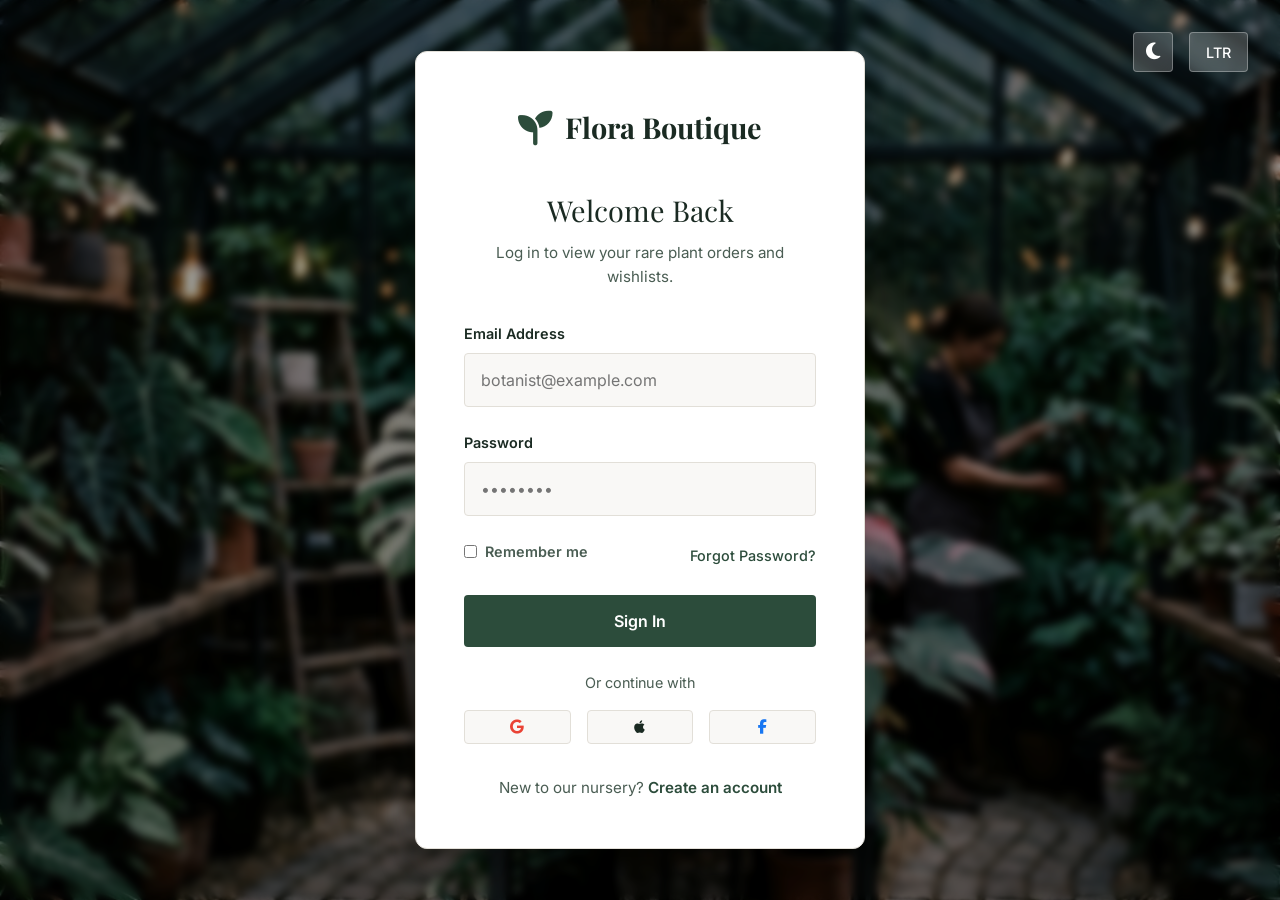
<file: login.html>
<!DOCTYPE html>
<html lang="en" dir="ltr" data-theme="light">

<head>
    <meta charset="UTF-8">
    <link rel="icon" type="image/svg+xml" href="logo.svg">
    <meta name="viewport" content="width=device-width, initial-scale=1.0">
    <title>Login | Exotic Houseplant Nursery</title>
    <meta name="description" content="Log in to access your Rare Flora Boutique account.">
    <link rel="preconnect" href="https://fonts.googleapis.com">
    <link rel="preconnect" href="https://fonts.gstatic.com" crossorigin>
    <link href="https://fonts.googleapis.com/css2?family=Inter:wght@300;400;500;600;700&family=Playfair+Display:ital,wght@0,400;0,500;0,600;0,700;1,400&display=swap" rel="stylesheet">
    <link rel="stylesheet" href="https://cdnjs.cloudflare.com/ajax/libs/font-awesome/6.4.0/css/all.min.css">
    <link rel="stylesheet" href="style.css">
</head>

<body>
    <!-- Full-screen Auth Layout -->
    <div class="auth-page" style="background-image: url('login_bg.png');">
        
        <!-- Action Toggles -->
        <div class="auth-toggles">
            <button id="theme-toggle" class="icon-btn auth-toggle-btn" aria-label="Toggle dark mode">
                <span class="icon light-icon"><i class="fa-solid fa-moon"></i></span>
                <span class="icon dark-icon"><i class="fa-solid fa-sun"></i></span>
            </button>
            <button id="dir-toggle" class="control-btn auth-toggle-btn" aria-label="Toggle Direction">LTR</button>
        </div>
        
        <!-- Glassmorphic Panel -->
        <div class="auth-panel">

            <a href="index.html" class="auth-logo">
                <span class="logo-icon"><i class="fa-solid fa-seedling"></i></span>
                <span class="logo-text">Flora Boutique</span>
            </a>
            
            <div class="auth-header">
                <h2>Welcome Back</h2>
                <p>Log in to view your rare plant orders and wishlists.</p>
            </div>

            <form class="auth-form" action="index.html" method="GET">
                <div class="form-group">
                    <label for="email">Email Address</label>
                    <input type="email" id="email" class="form-control" placeholder="botanist@example.com" required style="width: 100%; padding: 1rem; border: 1px solid var(--border-color); background-color: var(--bg-primary); color: var(--text-primary); border-radius: 4px; font-family: 'Inter', sans-serif;">
                </div>
                
                <div class="form-group">
                    <label for="password">Password</label>
                    <input type="password" id="password" class="form-control" placeholder="••••••••" required style="width: 100%; padding: 1rem; border: 1px solid var(--border-color); background-color: var(--bg-primary); color: var(--text-primary); border-radius: 4px; font-family: 'Inter', sans-serif;">
                </div>

                <div class="auth-options">
                    <label>
                        <input type="checkbox" style="accent-color: var(--accent-color);"> Remember me
                    </label>
                    <a href="#">Forgot Password?</a>
                </div>

                <button type="submit" class="auth-btn">Sign In</button>
            </form>

            <div class="social-login" style="text-align: center; margin-top: 1.5rem;">
                <p style="color: var(--text-secondary); font-size: 0.9rem; margin-bottom: 1rem;">Or continue with</p>
                <div style="display: flex; justify-content: center; gap: 1rem;">
                    <button type="button" class="btn btn-outline-dark" style="flex: 1; padding: 0.5rem; background: var(--bg-primary); border: 1px solid var(--border-color); color: var(--text-primary);"><i class="fa-brands fa-google" style="color: #ea4335;"></i></button>
                    <button type="button" class="btn btn-outline-dark" style="flex: 1; padding: 0.5rem; background: var(--bg-primary); border: 1px solid var(--border-color); color: var(--text-primary);"><i class="fa-brands fa-apple"></i></button>
                    <button type="button" class="btn btn-outline-dark" style="flex: 1; padding: 0.5rem; background: var(--bg-primary); border: 1px solid var(--border-color); color: var(--text-primary);"><i class="fa-brands fa-facebook-f" style="color: #1877f2;"></i></button>
                </div>
            </div>

            <div class="auth-footer">
                <p>New to our nursery? <a href="signup.html">Create an account</a></p>
            </div>
        </div>
    </div>

    <!-- Script initialization -->
    <script src="script.js"></script>
</body>
</html>
</file>
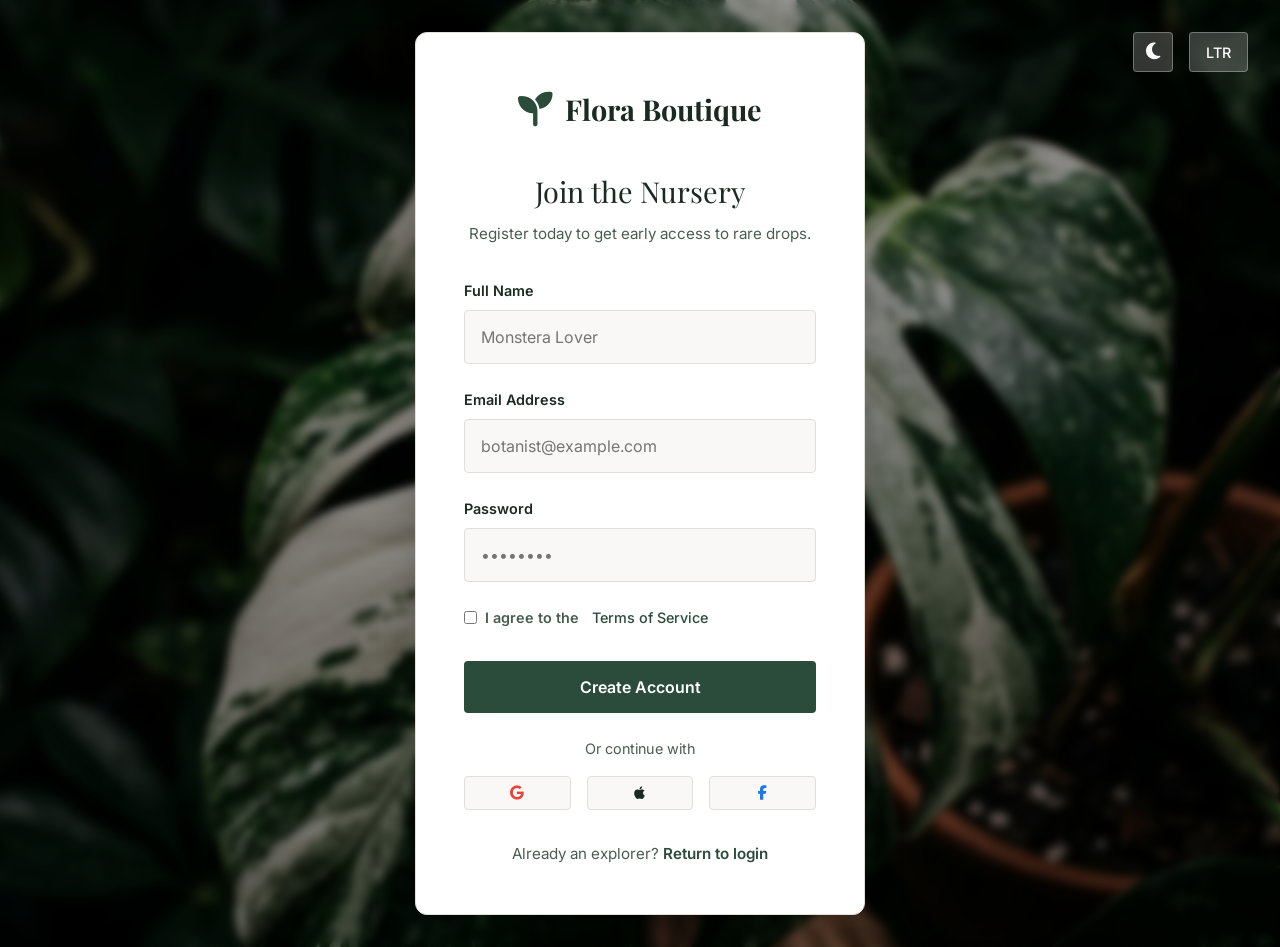
<file: signup.html>
<!DOCTYPE html>
<html lang="en" dir="ltr" data-theme="light">

<head>
    <meta charset="UTF-8">
    <link rel="icon" type="image/svg+xml" href="logo.svg">
    <meta name="viewport" content="width=device-width, initial-scale=1.0">
    <title>Sign Up | Exotic Houseplant Nursery</title>
    <meta name="description" content="Create a new account at Rare Flora Boutique.">
    <link rel="preconnect" href="https://fonts.googleapis.com">
    <link rel="preconnect" href="https://fonts.gstatic.com" crossorigin>
    <link href="https://fonts.googleapis.com/css2?family=Inter:wght@300;400;500;600;700&family=Playfair+Display:ital,wght@0,400;0,500;0,600;0,700;1,400&display=swap" rel="stylesheet">
    <link rel="stylesheet" href="https://cdnjs.cloudflare.com/ajax/libs/font-awesome/6.4.0/css/all.min.css">
    <link rel="stylesheet" href="style.css">
</head>

<body>
    <!-- Full-screen Auth Layout -->
    <div class="auth-page" style="background-image: url('signup_bg.png');">
        
        <!-- Action Toggles -->
        <div class="auth-toggles">
            <button id="theme-toggle" class="icon-btn auth-toggle-btn" aria-label="Toggle dark mode">
                <span class="icon light-icon"><i class="fa-solid fa-moon"></i></span>
                <span class="icon dark-icon"><i class="fa-solid fa-sun"></i></span>
            </button>
            <button id="dir-toggle" class="control-btn auth-toggle-btn" aria-label="Toggle Direction">LTR</button>
        </div>
        
        <!-- Glassmorphic Panel -->
        <div class="auth-panel">

            <a href="index.html" class="auth-logo">
                <span class="logo-icon"><i class="fa-solid fa-seedling"></i></span>
                <span class="logo-text">Flora Boutique</span>
            </a>
            
            <div class="auth-header">
                <h2>Join the Nursery</h2>
                <p>Register today to get early access to rare drops.</p>
            </div>

            <form class="auth-form" action="index.html" method="GET">
                <div class="form-group">
                    <label for="name">Full Name</label>
                    <input type="text" id="name" class="form-control" placeholder="Monstera Lover" required style="width: 100%; padding: 1rem; border: 1px solid var(--border-color); background-color: var(--bg-primary); color: var(--text-primary); border-radius: 4px; font-family: 'Inter', sans-serif;">
                </div>

                <div class="form-group">
                    <label for="email">Email Address</label>
                    <input type="email" id="email" class="form-control" placeholder="botanist@example.com" required style="width: 100%; padding: 1rem; border: 1px solid var(--border-color); background-color: var(--bg-primary); color: var(--text-primary); border-radius: 4px; font-family: 'Inter', sans-serif;">
                </div>
                
                <div class="form-group">
                    <label for="password">Password</label>
                    <input type="password" id="password" class="form-control" placeholder="••••••••" required style="width: 100%; padding: 1rem; border: 1px solid var(--border-color); background-color: var(--bg-primary); color: var(--text-primary); border-radius: 4px; font-family: 'Inter', sans-serif;">
                </div>

                <div class="auth-options" style="justify-content: flex-start;">
                    <label>
                        <input type="checkbox" style="accent-color: var(--accent-color);" required> 
                        I agree to the <a href="#" style="margin-left: 0.3rem;">Terms of Service</a>
                    </label>
                </div>

                <button type="submit" class="auth-btn">Create Account</button>
            </form>

            <div class="social-login" style="text-align: center; margin-top: 1.5rem;">
                <p style="color: var(--text-secondary); font-size: 0.9rem; margin-bottom: 1rem;">Or continue with</p>
                <div style="display: flex; justify-content: center; gap: 1rem;">
                    <button type="button" class="btn btn-outline-dark" style="flex: 1; padding: 0.5rem; background: var(--bg-primary); border: 1px solid var(--border-color); color: var(--text-primary);"><i class="fa-brands fa-google" style="color: #ea4335;"></i></button>
                    <button type="button" class="btn btn-outline-dark" style="flex: 1; padding: 0.5rem; background: var(--bg-primary); border: 1px solid var(--border-color); color: var(--text-primary);"><i class="fa-brands fa-apple"></i></button>
                    <button type="button" class="btn btn-outline-dark" style="flex: 1; padding: 0.5rem; background: var(--bg-primary); border: 1px solid var(--border-color); color: var(--text-primary);"><i class="fa-brands fa-facebook-f" style="color: #1877f2;"></i></button>
                </div>
            </div>

            <div class="auth-footer">
                <p>Already an explorer? <a href="login.html">Return to login</a></p>
            </div>
        </div>
    </div>

    <!-- Script initialization -->
    <script src="script.js"></script>
</body>
</html>
</file>
<file: style.css>
:root[data-theme="light"] {
    --bg-primary: #f9f8f6; /* Cream/off-white */
    --bg-secondary: #f0eee9;
    --text-primary: #1a2a22; /* Dark green/charcoal */
    --text-secondary: #4a5d53;
    --accent-color: #2c4c3b; /* Deep emerald */
    --accent-hover: #1e3629;
    --border-color: #e2dfd8;
    --shadow: 0 10px 30px rgba(0,0,0,0.05);
    --card-bg: #ffffff;
    --hero-overlay: rgba(249, 248, 246, 0.85);
    --text-glow: rgba(255, 255, 255, 0.8);
}

:root[data-theme="dark"] {
    --bg-primary: #121614; /* Very dark green/grey */
    --bg-secondary: #1a201c;
    --text-primary: #e6e8e6; /* Soft off-white */
    --text-secondary: #a0afa6;
    --accent-color: #79a38a; /* Soft sage */
    --accent-hover: #98bea6;
    --border-color: #2c3630;
    --shadow: 0 10px 30px rgba(0,0,0,0.3);
    --card-bg: #1e2621;
    --hero-overlay: rgba(18, 22, 20, 0.6);
    --text-glow: rgba(0, 0, 0, 0.8);
}

* {
    margin: 0;
    padding: 0;
    box-sizing: border-box;
}

body {
    font-family: 'Inter', sans-serif;
    background-color: var(--bg-primary);
    color: var(--text-primary);
    line-height: 1.6;
    transition: background-color 0.4s ease, color 0.4s ease;
    overflow-x: hidden;
}

h1, h2, h3, h4, h5, h6, .logo a, .footer-logo {
    font-family: 'Playfair Display', serif;
    font-weight: 400;
}

a {
    text-decoration: none;
    color: inherit;
    transition: color 0.3s ease;
}

/* Header */
.header {
    display: flex;
    justify-content: space-between;
    align-items: center;
    padding: 1.5rem 5%;
    background-color: var(--bg-primary);
    border-bottom: 1px solid var(--border-color);
    position: sticky;
    top: 0;
    z-index: 1000;
    transition: background-color 0.4s ease, border-color 0.4s ease;
}

.logo a {
    display: flex;
    align-items: center;
    gap: 0.8rem;
    font-size: 1.5rem;
    font-weight: 700;
    letter-spacing: 0.5px;
    color: var(--text-primary);
    white-space: nowrap;
}

.logo-icon, .brand-icon {
    color: var(--accent-color);
    font-size: 1.2em;
}

.brand-logo {
    height: 40px;
    width: auto;
    object-fit: contain;
    transition: filter 0.4s ease;
}

[data-theme="dark"] .brand-logo {
    filter: invert(1) hue-rotate(180deg);
}

.main-nav .nav-links {
    list-style: none;
    display: flex;
    gap: 2rem;
}

.nav-links li a {
    font-size: 0.95rem;
    font-weight: 500;
    color: var(--text-secondary);
}

.nav-links li a:hover,
.nav-links li a.active {
    color: var(--accent-color);
}

.nav-links li a.active {
    font-weight: 700;
    border-bottom: 2px solid var(--accent-color);
    padding-bottom: 4px;
}

/* Dropdown */
.dropdown {
    position: relative;
}

.dropdown-content {
    display: none;
    position: absolute;
    top: 100%;
    /* Handle RTL positioning using logical properties */
    inset-inline-start: 0;
    background-color: var(--card-bg);
    min-width: 160px;
    box-shadow: var(--shadow);
    border: 1px solid var(--border-color);
    border-radius: 4px;
    z-index: 1;
    opacity: 0;
    transform: translateY(10px);
    transition: opacity 0.3s ease, transform 0.3s ease;
}

.dropdown:hover .dropdown-content {
    display: block;
    opacity: 1;
    transform: translateY(0);
}

.dropdown-content a {
    display: block;
    padding: 12px 16px;
    color: var(--text-primary);
    border-bottom: 1px solid var(--border-color);
}

.dropdown-content a:last-child {
    border-bottom: none;
}

.dropdown-content a:hover {
    background-color: var(--bg-secondary);
}

.arrow {
    font-size: 0.8rem;
    margin-inline-start: 4px;
}

/* Controls */
.controls {
    display: flex;
    align-items: center;
    gap: 1rem;
}

.control-btn, .icon-btn {
    background: transparent;
    border: 1px solid var(--border-color);
    color: var(--text-primary);
    border-radius: 4px;
    cursor: pointer;
    font-family: 'Inter', sans-serif;
    font-size: 0.9rem;
    font-weight: 500;
    transition: all 0.3s ease;
    display: flex;
    align-items: center;
    justify-content: center;
}

.control-btn {
    padding: 0.5rem 1rem;
}

.icon-btn {
    padding: 0.5rem;
    width: 40px;
    height: 40px;
}

.control-btn:hover, .icon-btn:hover {
    background-color: var(--bg-secondary);
    color: var(--accent-color);
    border-color: var(--accent-color);
}

/* Theme Icon logic */
.icon {
    font-size: 1.2rem;
    line-height: 1;
}

[data-theme="light"] .dark-icon { display: none; }
[data-theme="light"] .light-icon { display: inline; }

[data-theme="dark"] .light-icon { display: none; }
[data-theme="dark"] .dark-icon { display: inline; }

/* Sections & Typography */
.section {
    padding: 6rem 5%;
}

.section-title {
    font-size: 2.5rem;
    margin-bottom: 3rem;
    text-align: center;
}

.container {
    max-width: 1200px;
    margin: 0 auto;
}

.bg-secondary {
    background-color: var(--bg-secondary);
}

/* Hero Section */
.hero {
    position: relative;
    height: 90vh;
    display: flex;
    align-items: center;
    justify-content: center;
    text-align: center;
    padding: 0 5%;
}

.hero::before {
    content: '';
    position: absolute;
    inset: 0;
    background-color: var(--hero-overlay);
    transition: background-color 0.4s ease;
}

.hero-content {
    position: relative;
    z-index: 1;
    max-width: 800px;
}

.hero h1 {
    font-size: 4rem;
    margin-bottom: 1.5rem;
    line-height: 1.1;
    color: var(--text-primary);
    text-shadow: 0 2px 10px var(--text-glow), 0 0 20px var(--text-glow);
}

.hero p {
    font-size: 1.25rem;
    font-weight: 500;
    color: var(--text-primary);
    margin-bottom: 2.5rem;
    text-shadow: 0 2px 8px var(--text-glow), 0 0 15px var(--text-glow);
}

.btn {
    display: inline-block;
    padding: 1rem 2rem;
    border-radius: 4px;
    font-weight: 500;
    text-transform: uppercase;
    letter-spacing: 1px;
    font-size: 0.9rem;
    cursor: pointer;
    transition: background-color 0.3s ease, transform 0.3s ease;
    border: none;
}

.primary-btn {
    background-color: var(--accent-color);
    color: #fff; /* Always white text for primary btn in light mode */
}

[data-theme="dark"] .primary-btn {
    color: var(--bg-primary); /* Dark text on light sage btn in dark mode */
}

.primary-btn:hover {
    background-color: var(--accent-hover);
    transform: translateY(-2px);
}

.full-width {
    width: 100%;
}

/* Visual Grid */
.visual-grid {
    display: grid;
    grid-template-columns: repeat(auto-fit, minmax(280px, 1fr));
    gap: 2rem;
}

.grid-item {
    background-color: var(--card-bg);
    border-radius: 8px;
    overflow: hidden;
    box-shadow: var(--shadow);
    transition: transform 0.4s ease, box-shadow 0.4s ease, background-color 0.4s ease;
}

.grid-item:hover {
    transform: translateY(-10px);
    box-shadow: 0 15px 40px rgba(0,0,0,0.1);
}

[data-theme="dark"] .grid-item:hover {
    box-shadow: 0 15px 40px rgba(0,0,0,0.5);
}

.image-wrapper {
    height: 350px;
    overflow: hidden;
}

.image-wrapper img {
    width: 100%;
    height: 100%;
    object-fit: cover;
    transition: transform 0.6s ease;
}

.grid-item:hover .image-wrapper img {
    transform: scale(1.05);
}

.item-info {
    padding: 1.5rem;
}

.item-info h3 {
    font-size: 1.4rem;
    margin-bottom: 0.5rem;
}

.item-info p {
    font-size: 0.95rem;
    color: var(--text-secondary);
}

/* Care Profiles Grid */
.care-grid {
    display: grid;
    grid-template-columns: repeat(auto-fit, minmax(300px, 1fr));
    gap: 2rem;
}

.care-card {
    background-color: var(--card-bg);
    padding: 2.5rem;
    border-radius: 8px;
    box-shadow: var(--shadow);
    text-align: center;
    border: 1px solid var(--border-color);
    transition: transform 0.3s ease, background-color 0.4s ease, border-color 0.4s ease;
}

.care-card:hover {
    transform: translateY(-5px);
}

.card-icon {
    font-size: 3rem;
    margin-bottom: 1.5rem;
    /* Soft emoji spacing fix */
    display: inline-block;
}

.care-card h3 {
    font-size: 1.5rem;
    margin-bottom: 1rem;
}

.care-card p {
    color: var(--text-secondary);
}

/* Checkout Section */
.checkout-container {
    display: flex;
    gap: 4rem;
    align-items: center;
}

.checkout-content {
    flex: 1;
}

.checkout-content .section-title {
    text-align: start;
    margin-bottom: 1.5rem;
}

.checkout-content p {
    color: var(--text-secondary);
    font-size: 1.1rem;
}

.checkout-form-wrapper {
    flex: 1;
    background-color: var(--card-bg);
    padding: 3rem;
    border-radius: 8px;
    box-shadow: var(--shadow);
    border: 1px solid var(--border-color);
    transition: background-color 0.4s ease, border-color 0.4s ease;
}

.form-group {
    margin-bottom: 1.5rem;
}

.form-group label {
    display: block;
    margin-bottom: 0.5rem;
    font-weight: 500;
    color: var(--text-primary);
}

.form-group input,
.form-group select {
    width: 100%;
    padding: 1rem;
    border: 1px solid var(--border-color);
    background-color: var(--bg-primary);
    color: var(--text-primary);
    border-radius: 4px;
    font-family: 'Inter', sans-serif;
    font-size: 1rem;
    transition: border-color 0.3s ease, background-color 0.4s ease, color 0.4s ease;
}

.form-group input:focus,
.form-group select:focus {
    outline: none;
    border-color: var(--accent-color);
}

/* Footer */
.footer {
    background-color: var(--bg-secondary);
    border-top: 1px solid var(--border-color);
    padding: 5rem 5% 2rem;
    transition: background-color 0.4s ease, border-color 0.4s ease;
}

.footer-grid {
    display: grid;
    grid-template-columns: 2fr 1fr 1fr 1.5fr;
    gap: 4rem;
    margin-bottom: 4rem;
}

.footer-brand .footer-logo a {
    display: flex;
    align-items: center;
    gap: 0.8rem;
    font-size: 1.8rem;
    font-weight: 600;
    margin-bottom: 1.5rem;
    color: var(--text-primary);
}

.footer-description {
    color: var(--text-secondary);
    margin-bottom: 2rem;
    line-height: 1.6;
    max-width: 350px;
}

.social-links {
    display: flex;
    gap: 1.2rem;
}

.social-links a {
    display: flex;
    align-items: center;
    justify-content: center;
    width: 40px;
    height: 40px;
    border-radius: 50%;
    background-color: var(--card-bg);
    color: var(--text-primary);
    border: 1px solid var(--border-color);
    transition: all 0.3s ease;
}

.social-links a:hover {
    background-color: var(--accent-color);
    color: #fff;
    border-color: var(--accent-color);
    transform: translateY(-3px);
}

[data-theme="dark"] .social-links a:hover {
    color: var(--bg-primary);
}

.footer-links-group h3, .footer-contact-group h3 {
    font-size: 1.1rem;
    color: var(--text-primary);
    margin-bottom: 1.5rem;
}

.footer-links, .footer-contact-info {
    list-style: none;
}

.footer-links li, .footer-contact-info li {
    margin-bottom: 1rem;
    color: var(--text-secondary);
}

.footer-links a, .footer-contact-info a {
    transition: color 0.3s ease;
}

.footer-links a:hover, .footer-contact-info a:hover {
    color: var(--accent-color);
}

.footer-bottom {
    border-top: 1px solid var(--border-color);
    padding-top: 2rem;
    text-align: center;
}

.footer-bottom p {
    color: var(--text-secondary);
    font-size: 0.9rem;
}

@media (max-width: 992px) {
    .footer-grid {
        grid-template-columns: 1fr 1fr;
    }
}

@media (max-width: 768px) {
    .footer-grid {
        grid-template-columns: 1fr;
        gap: 3rem;
    }
}

/* Hamburger Menu Styles */
.hamburger {
    display: none;
    flex-direction: column;
    gap: 6px;
    background: none;
    border: none;
    cursor: pointer;
    z-index: 100;
    padding: 0.5rem;
}

.hamburger-line {
    width: 28px;
    height: 2px;
    background-color: var(--text-primary);
    transition: all 0.3s ease;
}

/* Responsive */
@media (max-width: 768px) {
    .hamburger {
        display: flex;
    }

    .header {
        flex-wrap: wrap;
        align-items: center;
        justify-content: space-between;
    }
    
    .main-nav, .controls {
        display: none;
        width: 100%;
        justify-content: center;
        padding: 1rem 0;
    }

    .header.nav-open .main-nav,
    .header.nav-open .controls {
        display: flex;
    }
    
    .main-nav .nav-links {
        flex-direction: column;
        width: 100%;
        text-align: center;
        gap: 1.5rem;
    }
    
    .controls {
        border-top: 1px solid var(--border-color);
        padding-top: 1.5rem;
        margin-top: 0.5rem;
        gap: 1.5rem;
    }

    /* Hamburger Animation */
    .header.nav-open .hamburger-line:nth-child(1) { transform: translateY(8px) rotate(45deg); }
    .header.nav-open .hamburger-line:nth-child(2) { opacity: 0; }
    .header.nav-open .hamburger-line:nth-child(3) { transform: translateY(-8px) rotate(-45deg); }
    
    .hero h1 {
        font-size: 2.5rem;
    }
    
    .checkout-container {
        flex-direction: column;
    }
    
    .checkout-content .section-title {
        text-align: center;
    }
    
    .checkout-content p {
        text-align: center;
        margin-bottom: 2rem;
    }
}

/* Home 2 Grid Hero */
.hero-grid-section {
    padding-top: 4rem;
}

.hero-grid-layout {
    display: grid;
    grid-template-columns: 1fr 1fr;
    gap: 4rem;
    align-items: center;
}

.hero-grid-text h1 {
    font-size: 3.5rem;
    margin-bottom: 1.5rem;
    line-height: 1.1;
    color: var(--text-primary);
}

.hero-grid-text p {
    font-size: 1.2rem;
    color: var(--text-secondary);
    margin-bottom: 2.5rem;
}

.hero-grid-images {
    display: grid;
    grid-template-columns: repeat(2, 1fr);
    grid-template-rows: repeat(2, 200px);
    gap: 1rem;
}

.hero-grid-images img {
    width: 100%;
    height: 100%;
    object-fit: cover;
    border-radius: 8px;
    box-shadow: var(--shadow);
    transition: transform 0.4s ease;
}

.hero-grid-images img:hover {
    transform: scale(1.02);
}

.hero-img-1 {
    grid-column: 1 / 2;
    grid-row: 1 / 3;
    height: 100% !important;
}

.hero-img-2 {
    grid-column: 2 / 3;
    grid-row: 1 / 2;
}

.hero-img-3 {
    grid-column: 2 / 3;
    grid-row: 2 / 3;
}

@media (max-width: 992px) {
    .hero-grid-layout {
        grid-template-columns: 1fr;
        gap: 3rem;
    }
}

/* Page Header */
.page-header {
    position: relative;
    text-align: center;
    padding: 8rem 5% 6rem;
    display: flex;
    flex-direction: column;
    align-items: center;
    justify-content: center;
}

.page-header::before {
    content: '';
    position: absolute;
    inset: 0;
    background-color: var(--hero-overlay);
    transition: background-color 0.4s ease;
}

.page-header > .container {
    position: relative;
    z-index: 1;
}

.page-title {
    font-size: 3.5rem;
    margin-bottom: 1rem;
    color: var(--text-primary);
    text-shadow: 0 2px 10px var(--text-glow), 0 0 20px var(--text-glow);
}

.page-subtitle {
    font-size: 1.25rem;
    font-weight: 500;
    color: var(--text-primary);
    max-width: 600px;
    margin: 0 auto;
    text-shadow: 0 2px 8px var(--text-glow), 0 0 15px var(--text-glow);
}

/* About Section */
.about-layout {
    display: flex;
    align-items: center;
    gap: 4rem;
}

.about-image {
    flex: 1;
    border-radius: 8px;
    overflow: hidden;
    box-shadow: var(--shadow);
}

.about-image img {
    width: 100%;
    height: auto;
    display: block;
    transition: transform 0.6s ease;
}

.about-image:hover img {
    transform: scale(1.03);
}

.about-content {
    flex: 1;
}

.about-content p {
    margin-bottom: 1.5rem;
    font-size: 1.1rem;
    color: var(--text-secondary);
}

@media (max-width: 992px) {
    .about-layout {
        flex-direction: column;
    }
}

/* Services Section */
.service-item {
    display: flex;
    align-items: center;
    gap: 4rem;
    margin-bottom: 6rem;
}

.service-item:last-child {
    margin-bottom: 0;
}

.service-item.reverse {
    flex-direction: row-reverse;
}

.service-content {
    flex: 1;
}

.service-content h2 {
    font-size: 2.2rem;
    margin-bottom: 1.2rem;
    color: var(--text-primary);
}

.service-content p {
    font-size: 1.1rem;
    color: var(--text-secondary);
    margin-bottom: 1.5rem;
}

.service-image {
    flex: 1;
    border-radius: 8px;
    overflow: hidden;
    box-shadow: var(--shadow);
}

.service-image img {
    width: 100%;
    height: 400px;
    object-fit: cover;
    display: block;
    transition: transform 0.6s ease;
}

.service-image:hover img {
    transform: scale(1.03);
}

@media (max-width: 992px) {
    .service-item, .service-item.reverse {
        flex-direction: column;
        gap: 2.5rem;
    }
}

/* Contact Section */
.contact-container {
    display: flex;
    gap: 4rem;
}

.contact-info {
    flex: 1;
}

.contact-info h2 {
    font-size: 2.2rem;
    margin-bottom: 1rem;
    color: var(--text-primary);
}

.contact-info > p {
    color: var(--text-secondary);
    margin-bottom: 2.5rem;
    font-size: 1.1rem;
}

.info-block {
    margin-bottom: 2rem;
}

.info-block h3 {
    font-size: 1.2rem;
    color: var(--text-primary);
    margin-bottom: 0.5rem;
}

.info-block p {
    color: var(--text-secondary);
}

.contact-form-wrapper {
    flex: 1;
}

.form-group textarea {
    width: 100%;
    padding: 1rem;
    border: 1px solid var(--border-color);
    background-color: var(--bg-primary);
    color: var(--text-primary);
    border-radius: 4px;
    font-family: 'Inter', sans-serif;
    font-size: 1rem;
    transition: border-color 0.3s ease, background-color 0.4s ease, color 0.4s ease;
    resize: vertical;
}

.form-group textarea:focus {
    outline: none;
    border-color: var(--accent-color);
}

@media (max-width: 992px) {
    .contact-container {
        flex-direction: column;
    }
}

/* ---- NEW 6-SECTION EXPANSION STYLES ---- */

/* Badges */
.badge {
    display: inline-block;
    padding: 0.3rem 0.8rem;
    background-color: var(--accent-color);
    color: #fff;
    font-size: 0.8rem;
    text-transform: uppercase;
    letter-spacing: 1px;
    border-radius: 4px;
    margin-bottom: 1rem;
}

[data-theme="dark"] .badge {
    color: var(--bg-primary);
}

/* Featured Section (Split Layout) */
.featured-container {
    display: flex;
    align-items: center;
    gap: 4rem;
}
.featured-image {
    flex: 1;
    border-radius: 8px;
    overflow: hidden;
    box-shadow: var(--shadow);
}
.featured-image img {
    width: 100%;
    display: block;
}
.featured-content {
    flex: 1;
}

/* Testimonials */
.testimonials-grid {
    display: grid;
    grid-template-columns: repeat(auto-fit, minmax(300px, 1fr));
    gap: 2rem;
}
.testimonial-card {
    background-color: var(--card-bg);
    padding: 2.5rem;
    border-radius: 8px;
    box-shadow: var(--shadow);
    border: 1px solid var(--border-color);
}
.quote {
    font-family: 'Playfair Display', serif;
    font-size: 1.2rem;
    font-style: italic;
    color: var(--text-primary);
    margin-bottom: 1.5rem;
}
.author {
    color: var(--accent-color);
    font-weight: 500;
}

/* Curator's Picks */
.picks-list {
    display: flex;
    flex-direction: column;
    gap: 1rem;
}
.pick-item {
    display: flex;
    justify-content: space-between;
    align-items: center;
    background-color: var(--card-bg);
    padding: 1.5rem;
    border-radius: 8px;
    border: 1px solid var(--border-color);
    box-shadow: var(--shadow);
}
.pick-content h3 { margin-bottom: 0.3rem; }
.pick-content p { color: var(--text-secondary); font-size: 0.95rem; }
.price { font-family: 'Playfair Display', serif; font-size: 1.5rem; font-weight: 600; color: var(--accent-color); }

/* Text Center Section */
.text-center-section {
    text-align: center;
}

/* Calendar Drops */
.calendar-list {
    display: flex;
    flex-direction: column;
    gap: 1.5rem;
}
.calendar-item {
    display: flex;
    align-items: center;
    gap: 2rem;
    padding-bottom: 1.5rem;
    border-bottom: 1px solid var(--border-color);
}
.calendar-item:last-child { border-bottom: none; padding-bottom: 0; }
.date {
    font-size: 1.5rem;
    font-weight: 600;
    color: var(--accent-color);
    min-width: 100px;
}
.event-info h3 { margin-bottom: 0.5rem; }
.event-info p { color: var(--text-secondary); }

/* Nursery Gallery */
.gallery-grid {
    display: grid;
    grid-template-columns: repeat(auto-fit, minmax(250px, 1fr));
    gap: 1rem;
}
.gallery-grid img {
    width: 100%;
    height: 300px;
    object-fit: cover;
    border-radius: 8px;
    transition: transform 0.4s ease;
}
.gallery-grid img:hover { transform: scale(1.03); }

/* Team Section */
.team-grid {
    display: grid;
    grid-template-columns: repeat(auto-fit, minmax(250px, 1fr));
    gap: 2rem;
    text-align: center;
}
.team-member img {
    width: 200px;
    height: 200px;
    border-radius: 50%;
    object-fit: cover;
    margin-bottom: 1.5rem;
    box-shadow: var(--shadow);
}
.team-member h3 { margin-bottom: 0.5rem; }
.team-member p { color: var(--text-secondary); }

/* Stats Section */
.stats-grid {
    display: grid;
    grid-template-columns: repeat(auto-fit, minmax(200px, 1fr));
    gap: 2rem;
    text-align: center;
}
.stat-item {
    background-color: var(--card-bg);
    padding: 3rem 1.5rem;
    border-radius: 8px;
    border: 1px solid var(--border-color);
    box-shadow: var(--shadow);
}
.stat-number {
    display: block;
    font-family: 'Playfair Display', serif;
    font-size: 3.5rem;
    color: var(--accent-color);
    margin-bottom: 1rem;
}

/* FAQ List */
.faq-list {
    display: flex;
    flex-direction: column;
    gap: 1rem;
}

/* Responsive adjustments */
@media (max-width: 992px) {
    .featured-container { flex-direction: column; }
    .pick-item { flex-direction: column; align-items: flex-start; gap: 1rem; }
}

/* Sourcing & Greenhouse Map Styles */
#sourcing-map, #greenhouse-map {
    width: 100%;
    min-height: 400px;
    border-radius: 8px;
    z-index: 1; /* keep below nav */
}

/* Grayscale tiles for a premium look */
.leaflet-tile-pane {
    filter: grayscale(100%) contrast(120%);
    transition: filter 0.4s ease;
}

/* Dark mode mapping inversion */
[data-theme="dark"] .leaflet-tile-pane {
    filter: invert(100%) hue-rotate(180deg) brightness(95%) contrast(105%) grayscale(100%);
}

/* 1024px Landscape Tablet / Small Desktop Audit Fixes */
@media (max-width: 1024px) {
    /* 1. Reduce massive gaps on side-by-side layouts so text isn't squished */
    .about-layout, 
    .contact-container, 
    .service-item, 
    .service-item.reverse,
    .checkout-container,
    .hero-grid-layout {
        gap: 2rem;
    }
    
    /* 2. Slightly scale down massive headings to prevent weird wrapping */
    .hero h1 {
        font-size: 3.5rem;
    }
    
    .page-title {
        font-size: 3rem;
    }
    
    .hero-grid-text h1 {
        font-size: 3rem;
    }
    
    /* 3. Reduce nav gap to prevent header wrapping before 768px */
    .main-nav .nav-links {
        gap: 1.25rem;
    }
}

/* 768px Tablet Audit Fixes */
@media (max-width: 768px) {
    /* 1. Stack the Contact Page layout */
    .contact-container {
        flex-direction: column;
        gap: 3rem;
    }
    
    /* 2. Stack the Home-2 Hero Grid layout */
    .hero-grid-layout {
        grid-template-columns: 1fr;
        gap: 3rem;
    }
    
    .hero-grid-images {
        grid-template-columns: 1fr;
        grid-template-rows: 250px 250px;
    }
    
    /* 3. Scale down typography gracefully */
    .hero h1 {
        font-size: 3rem;
    }
    .page-title {
        font-size: 2.8rem;
    }
    .hero-grid-text h1 {
        font-size: 2.8rem;
    }
}

/* 360px Mobile Audit Fixes */
@media (max-width: 480px) {
    /* 1. Typography Overflows */
    .hero h1 {
        font-size: 2.2rem;
    }
    .page-title {
        font-size: 2.2rem;
    }
    .hero-grid-text h1 {
        font-size: 2.2rem;
    }
    
    /* 2. Squished padding */
    .checkout-form-wrapper, .care-card, .stat-item, .testimonial-card, .pick-item {
        padding: 1.5rem; /* Reduced from large padding to give content horizontal space */
    }
    .hero {
        padding: 0 1rem;
    }
    .page-header {
        padding: 4rem 1rem 2rem;
    }
    .section {
        padding: 3rem 5%;
    }

    /* 3. Maps taking up too much vertical screen space */
    #sourcing-map, #greenhouse-map {
        min-height: 250px;
    }

    /* 4. Full width buttons */
    .btn {
        width: 100%;
        display: block;
        text-align: center;
        margin-bottom: 0.5rem;
    }
    
    /* 5. Reduce Hero Grid Heights to fit screen */
    .hero-grid-images {
        grid-template-rows: repeat(2, 150px);
    }
    
    /* 6. Footer layout adjustments */
    .footer {
        padding: 3rem 5% 1.5rem;
    }
}

/* Fix for 360px mobile hamburger jump and sticky issues */
.header {
    transform: translateZ(0);
    -webkit-transform: translateZ(0);
}
@media (max-width: 480px) {
    .logo a {
        font-size: 1.25rem;
    }
    .hamburger {
        align-self: center;
    }
}

/* ---- AUTHENTICATION PAGES (Login & Sign Up) ---- */

.auth-page {
    position: relative;
    min-height: 100vh;
    display: flex;
    align-items: center;
    justify-content: center;
    background-size: cover;
    background-position: center;
    background-repeat: no-repeat;
    padding: 2rem;
}

.auth-page::before {
    content: '';
    position: absolute;
    inset: 0;
    background: rgba(0, 0, 0, 0.4);
    backdrop-filter: blur(4px);
    -webkit-backdrop-filter: blur(4px);
    z-index: 1;
}

[data-theme="dark"] .auth-page::before {
    background: rgba(0, 0, 0, 0.7);
}

.auth-toggles {
    position: absolute;
    top: 2rem;
    right: 2rem;
    display: flex;
    gap: 1rem;
    z-index: 10;
}

.auth-toggle-btn {
    background: rgba(255, 255, 255, 0.2);
    backdrop-filter: blur(10px);
    -webkit-backdrop-filter: blur(10px);
    border: 1px solid rgba(255, 255, 255, 0.3);
    color: white;
}

.auth-toggle-btn:hover {
    background: rgba(255, 255, 255, 0.3);
    border-color: white;
    color: white;
}

[data-theme="dark"] .auth-toggle-btn {
    background: rgba(0, 0, 0, 0.4);
    border: 1px solid rgba(255, 255, 255, 0.1);
}

.auth-panel {
    position: relative;
    z-index: 2;
    background: var(--card-bg);
    width: 100%;
    max-width: 450px;
    padding: 3rem;
    border-radius: 12px;
    box-shadow: 0 20px 40px rgba(0, 0, 0, 0.2);
    border: 1px solid var(--border-color);
}

[data-theme="dark"] .auth-panel {
    box-shadow: 0 20px 40px rgba(0, 0, 0, 0.5);
}

.auth-logo {
    display: flex;
    align-items: center;
    justify-content: center;
    gap: 0.8rem;
    font-family: 'Playfair Display', serif;
    font-size: 1.8rem;
    font-weight: 700;
    color: var(--text-primary);
    margin-bottom: 2rem;
}

.auth-header {
    text-align: center;
    margin-bottom: 2rem;
}

.auth-header h2 {
    font-size: 1.8rem;
    margin-bottom: 0.5rem;
    color: var(--text-primary);
}

.auth-header p {
    color: var(--text-secondary);
    font-size: 0.95rem;
}

.auth-form .form-group {
    margin-bottom: 1.5rem;
}

.auth-form label {
    display: block;
    font-size: 0.9rem;
    font-weight: 600;
    margin-bottom: 0.5rem;
    color: var(--text-primary);
}

.auth-options {
    display: flex;
    justify-content: space-between;
    align-items: center;
    margin-bottom: 1.5rem;
    font-size: 0.9rem;
}

.auth-options label {
    display: flex;
    align-items: center;
    gap: 0.5rem;
    color: var(--text-secondary);
    cursor: pointer;
}

.auth-options a {
    color: var(--accent-color);
    font-weight: 500;
}

.auth-options a:hover {
    text-decoration: underline;
}

.auth-btn {
    width: 100%;
    padding: 1rem;
    background-color: var(--accent-color);
    color: #fff;
    border: none;
    border-radius: 4px;
    font-family: 'Inter', sans-serif;
    font-weight: 600;
    font-size: 1rem;
    cursor: pointer;
    transition: background-color 0.3s ease, transform 0.3s ease;
}

[data-theme="dark"] .auth-btn {
    color: var(--bg-primary);
}

.auth-btn:hover {
    background-color: var(--accent-hover);
    transform: translateY(-2px);
}

.auth-footer {
    text-align: center;
    margin-top: 2rem;
    font-size: 0.95rem;
    color: var(--text-secondary);
}

.auth-footer a {
    color: var(--accent-color);
    font-weight: 600;
}

.auth-footer a:hover {
    text-decoration: underline;
}

/* Social Login Specifics */
.social-login .btn-outline-dark {
    border: 1px solid var(--border-color);
    background: var(--bg-primary);
    color: var(--text-primary);
    border-radius: 4px;
    transition: all 0.3s ease;
}

.social-login .btn-outline-dark:hover {
    background: var(--bg-secondary);
    transform: translateY(-2px);
}

@media (max-width: 480px) {
    .auth-panel {
        padding: 2rem 1.5rem;
    }
    .auth-page {
        padding: 1rem;
    }
}
</file>
